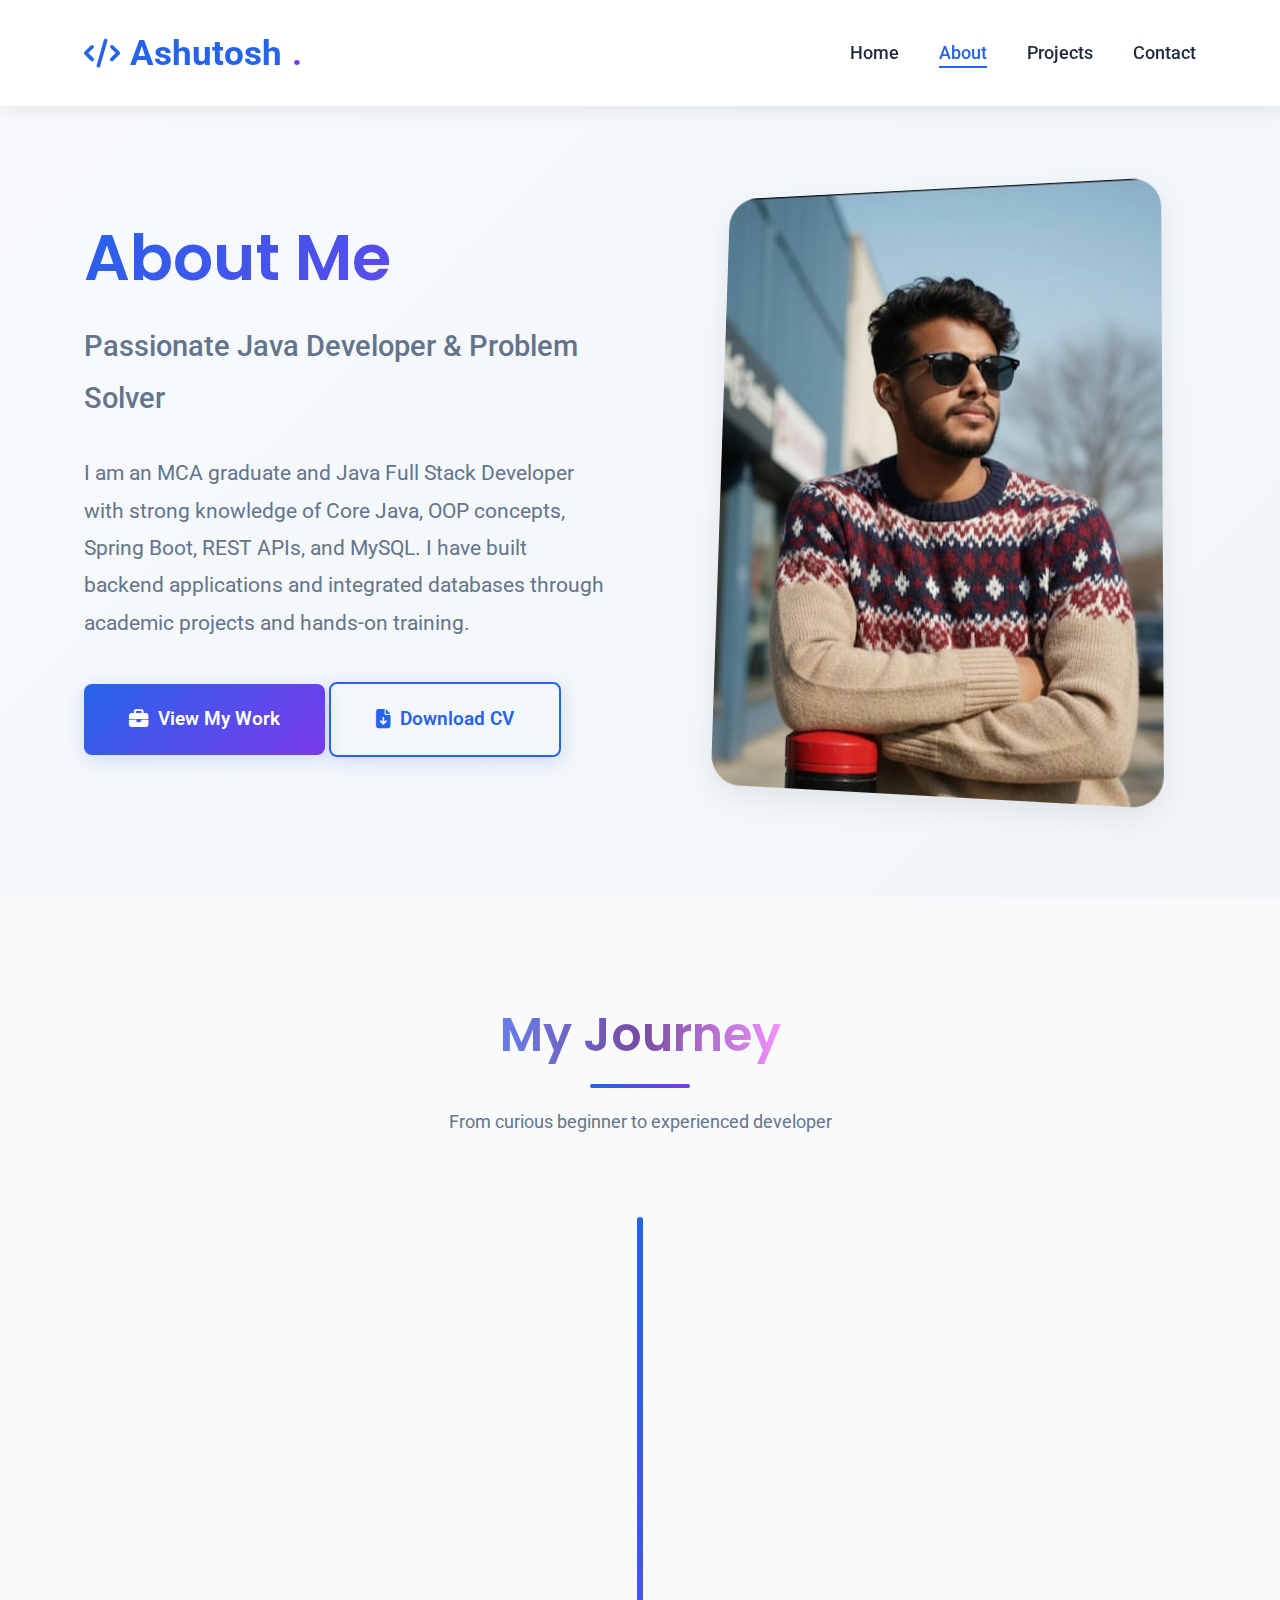
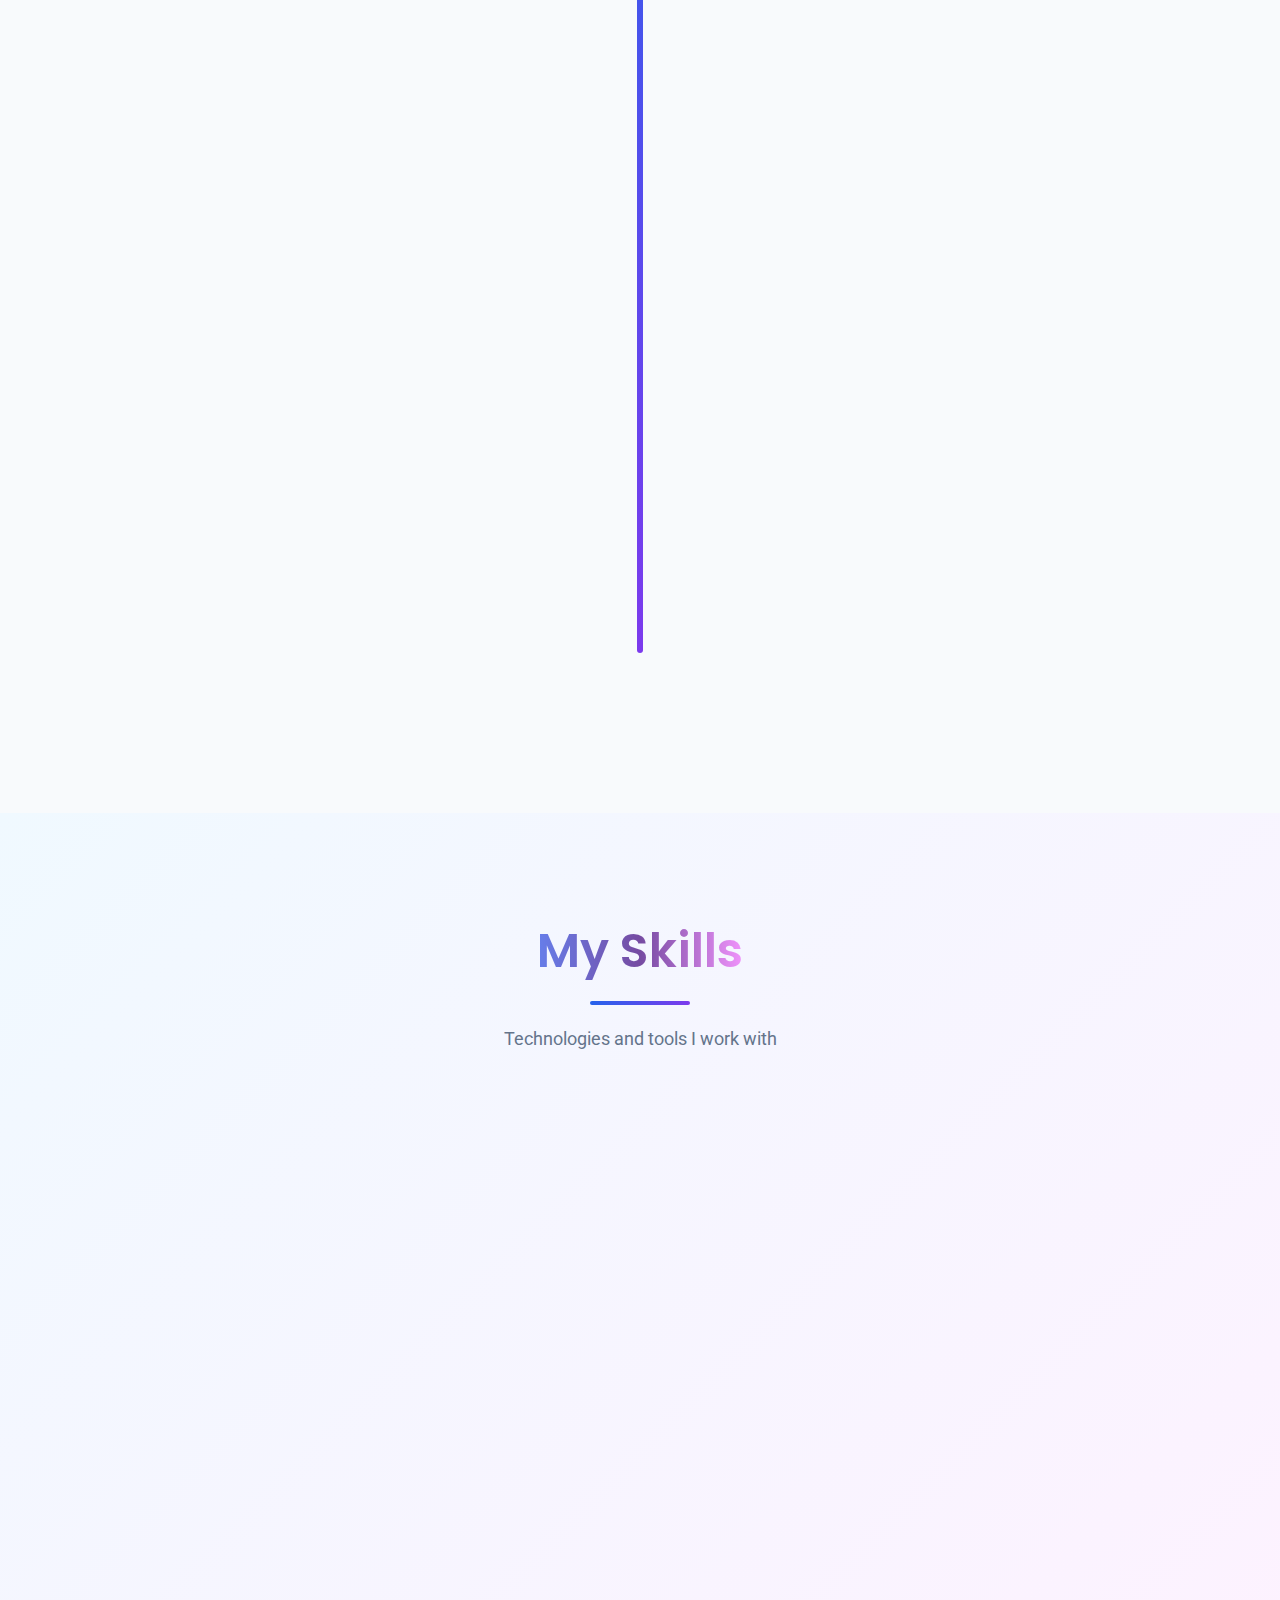
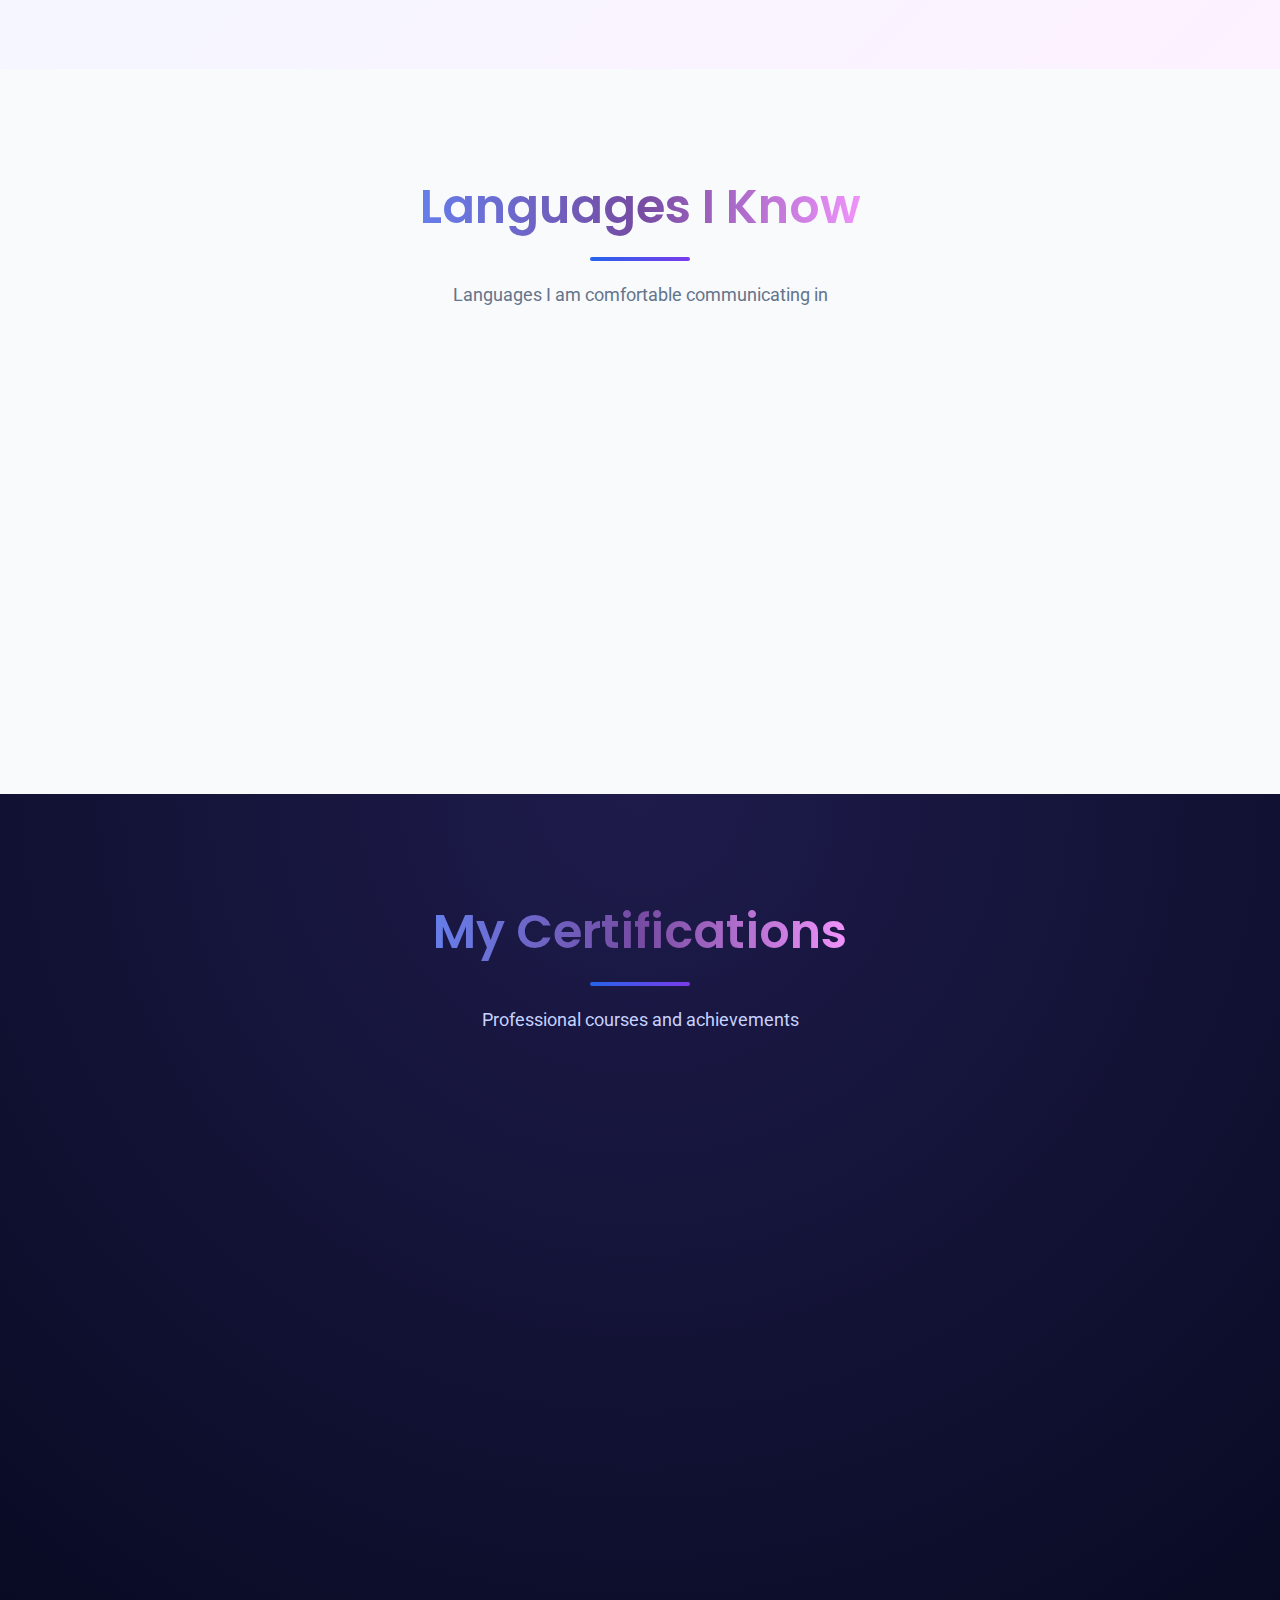
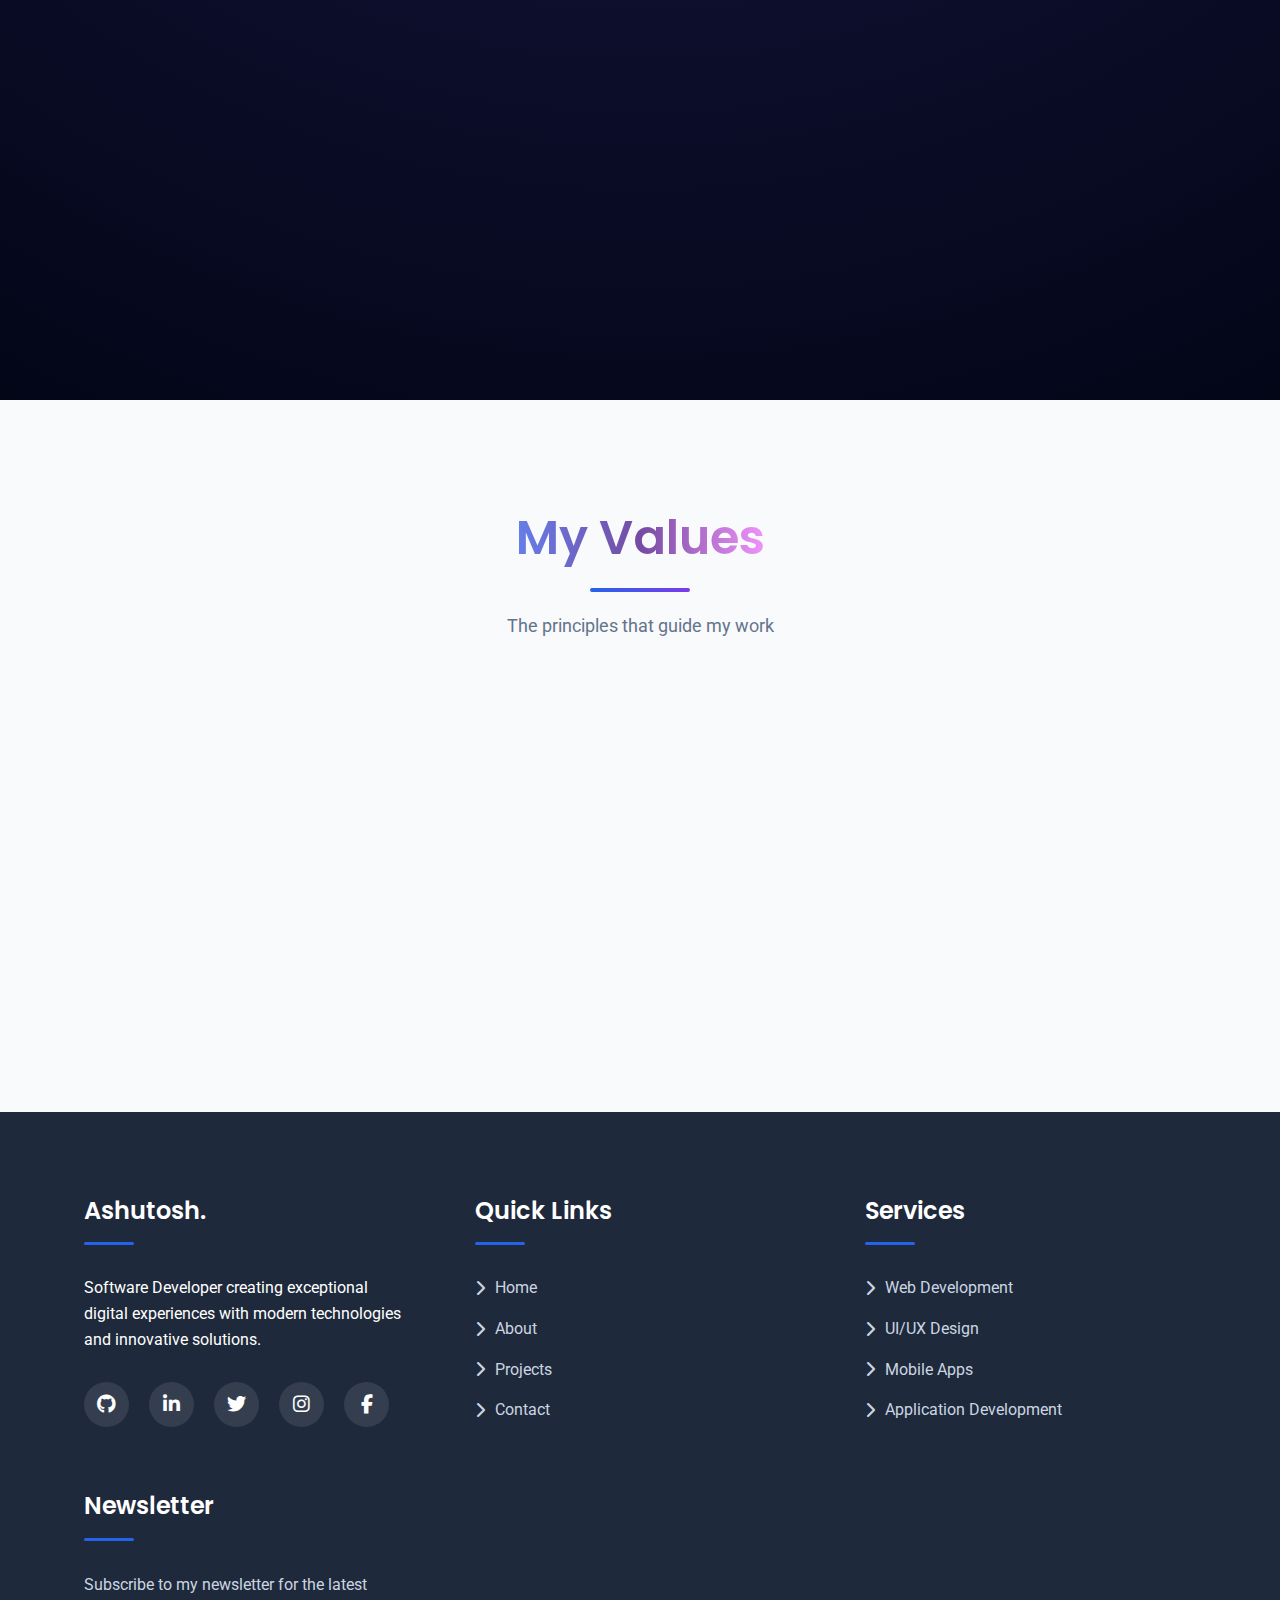
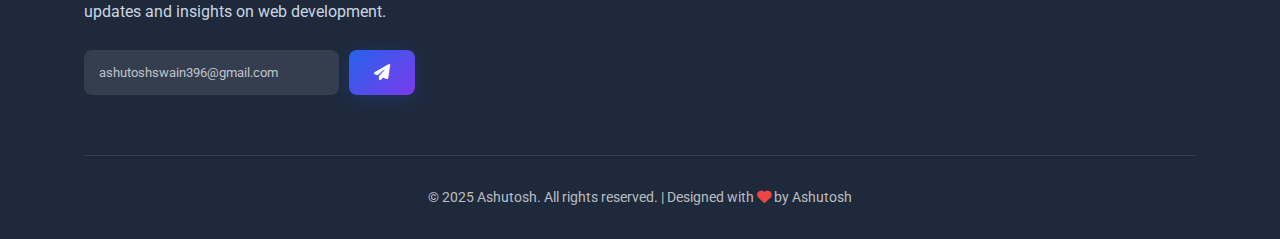
<file: about.html>
<!DOCTYPE html>
<html lang="en">
<head>
    <meta charset="UTF-8">
    <meta name="viewport" content="width=device-width, initial-scale=1.0">
    <title>About Me | Ashutosh Portfolio</title>
    <link rel="stylesheet" href="https://cdnjs.cloudflare.com/ajax/libs/font-awesome/6.4.0/css/all.min.css">
    <link href="https://fonts.googleapis.com/css2?family=Poppins:wght@300;400;500;600;700&family=Roboto:wght@300;400;500&display=swap" rel="stylesheet">
    <link rel="stylesheet" href="style.css">
    <link rel="icon" type="image/x-icon" href="https://img.icons8.com/color/96/000000/portfolio.png">
</head>
<body>
    <!-- Header -->
    <header>
        <div class="container header-container">
            <a href="index.html" class="logo">
                <i class="fas fa-code"></i>
                Ashutosh<span>.</span>
            </a>
            <button class="mobile-menu-btn">
                <i class="fas fa-bars"></i>
            </button>
            <ul class="nav-links">
                <li><a href="index.html">Home</a></li>
                <li><a href="about.html" class="active">About</a></li>
                <li><a href="projects.html">Projects</a></li>
                <li><a href="contact.html">Contact</a></li>
            </ul>
        </div>
    </header>

    <!-- About Hero -->
    <section class="about-hero">
        <div class="container">
            <div class="hero-content">
                <div class="hero-text fade-in">
                    <h1>About Me</h1>
                    <p class="subtitle">Passionate Java Developer & Problem Solver</p>
                    <p>I am an MCA graduate and Java Full Stack Developer with strong knowledge of Core Java, OOP concepts, Spring Boot, REST APIs, and MySQL. I have built backend applications and integrated databases through academic projects and hands-on training.
                   </p>
                    <div class="hero-buttons">
                        <a href="projects.html" class="btn btn-lg">
                            <i class="fas fa-briefcase"></i>
                            View My Work
                        </a>
                        <a href="./assets/Ashutosh Swain Resume.pdf" class="btn btn-lg btn-outline">
                            <i class="fas fa-file-download"></i>
                            Download CV
                        </a>
                    </div>
                </div>
                <div class="hero-image fade-in delay-1">
                    <img src="./assets/ashutosh1.jpeg" alt="Ashutosh Profile">
                </div>
            </div>
        </div>
    </section>

    <!-- My Story -->
    <section id="my-story">
        <div class="container">
            <div class="section-title">
                <h2>My Journey</h2>
                <p>From curious beginner to experienced developer</p>
            </div>
            <div class="timeline">
                <div class="timeline-item fade-in">
                    <div class="timeline-content">
                        <h3>Bsc. Computer Science</h3>
                        <span class="date">2020 - 2023</span>
                        <p>During my Bachelor’s degree in Computer Science, I developed a strong interest in programming and software development. I built a solid foundation in core subjects such as Java, OOP concepts, databases, and web technologies, which motivated me to pursue a career in software development and backend technologies.</p>
                    </div>
                </div>
                
                <div class="timeline-item fade-in delay-1">
                    <div class="timeline-content">
                        <h3>Master of Computer Applications (MCA)</h3>
                        <span class="date">2023 - 2025</span>
                        <p>Strengthened my foundation in software development through academic coursework and hands-on projects, with a focus on Core Java, Spring Boot, SQL, REST APIs, and Full Stack development. Worked on backend development, database integration, and real-world application design to build scalable and efficient solutions.                                      </p>
                    </div>
                </div>
                
                <div class="timeline-item fade-in delay-2">
                    <div class="timeline-content">
                        <h3>Java Full Stack Development Course</h3>
                        <span class="date">2025 - 2026</span>
                        <p>
                            Completed hands-on training at JSpiders, gaining practical experience in Core Java, Advanced Java, Spring Boot, Hibernate, REST APIs, SQL, HTML, CSS, and JavaScript. Built end-to-end web applications with strong focus on backend development and database integration.
                        </p>
                    </div>
                </div>
                
                <!-- <div class="timeline-item fade-in">
                    <div class="timeline-content">
                        <h3>Software Developer at MIRO</h3>
                        <span class="date">2026 - Present</span>
                        <p>Currently working as a Software Developer at MIRO, contributing to innovative web applications and enhancing user experiences through modern technologies.</p>
                    </div>
                </div> -->

            </div>
        </div>
    </section>

    <!-- Skills -->
    <section id="skills" style="background: linear-gradient(135deg, #f0f9ff 0%, #fdf2ff 100%);">
        <div class="container">
            <div class="section-title">
                <h2>My Skills</h2>
                <p>Technologies and tools I work with</p>
            </div>
            <div class="skills-container">
                <div class="skill-category fade-in">
                    <h3><i class="fas fa-code"></i> Frontend Development</h3>
                    <div class="skill-item">
                        <div class="skill-header">
                            <span class="skill-name">HTML5 & CSS3</span>
                            <span class="skill-percentage">95%</span>
                        </div>
                        <div class="skill-bar">
                            <div class="skill-level" data-percentage="95"></div>
                        </div>
                    </div>
                    <div class="skill-item">
                        <div class="skill-header">
                            <span class="skill-name">JavaScript (ES6+)</span>
                            <span class="skill-percentage">90%</span>
                        </div>
                        <div class="skill-bar">
                            <div class="skill-level" data-percentage="90"></div>
                        </div>
                    </div>
                    <div class="skill-item">
                        <div class="skill-header">
                            <span class="skill-name">React</span>
                            <span class="skill-percentage">70%</span>
                        </div>
                        <div class="skill-bar">
                            <div class="skill-level" data-percentage="70"></div>
                        </div>
                    </div>
                    <div class="skill-item">
                        <div class="skill-header">
                            <span class="skill-name">Bootstrap</span>
                            <span class="skill-percentage">75%</span>
                        </div>
                        <div class="skill-bar">
                            <div class="skill-level" data-percentage="75"></div>
                        </div>
                    </div>
                </div>
                
                <div class="skill-category fade-in delay-1">
                    <h3><i class="fas fa-server"></i> Backend Development</h3>
                    <div class="skill-item">
                        <div class="skill-header">
                            <span class="skill-name">Java</span>
                            <span class="skill-percentage">95%</span>
                        </div>
                        <div class="skill-bar">
                            <div class="skill-level" data-percentage="95"></div>
                        </div>
                    </div>
                    <div class="skill-item">
                        <div class="skill-header">
                            <span class="skill-name">Spring Boot</span>
                            <span class="skill-percentage">90%</span>
                        </div>
                        <div class="skill-bar">
                            <div class="skill-level" data-percentage="90"></div>
                        </div>
                    </div>
                    <div class="skill-item">
                        <div class="skill-header">
                            <span class="skill-name">Databases (SQL)</span>
                            <span class="skill-percentage">82%</span>
                        </div>
                        <div class="skill-bar">
                            <div class="skill-level" data-percentage="82"></div>
                        </div>
                    </div>
                    <div class="skill-item">
                        <div class="skill-header">
                            <span class="skill-name">RESTful APIs</span>
                            <span class="skill-percentage">80%</span>
                        </div>
                        <div class="skill-bar">
                            <div class="skill-level" data-percentage="80"></div>
                        </div>
                    </div>
                </div>
                
                <div class="skill-category fade-in delay-2">
                    <h3><i class="fas fa-palette"></i> Tools</h3>
                    <div class="skill-item">
                        <div class="skill-header">
                            <span class="skill-name">Eclipse IDE</span>
                            <span class="skill-percentage">75%</span>
                        </div>
                        <div class="skill-bar">
                            <div class="skill-level" data-percentage="75"></div>
                        </div>
                    </div>
                    <div class="skill-item">
                        <div class="skill-header">
                            <span class="skill-name">Visual Studio Code</span>
                            <span class="skill-percentage">85%</span>
                        </div>
                        <div class="skill-bar">
                            <div class="skill-level" data-percentage="85"></div>
                        </div>
                    </div>
                    <div class="skill-item">
                        <div class="skill-header">
                            <span class="skill-name">Git & GitHub</span>
                            <span class="skill-percentage">88%</span>
                        </div>
                        <div class="skill-bar">
                            <div class="skill-level" data-percentage="88"></div>
                        </div>
                    </div>
                    <div class="skill-item">
                        <div class="skill-header">
                            <span class="skill-name">Maven</span>
                            <span class="skill-percentage">70%</span>
                        </div>
                        <div class="skill-bar">
                            <div class="skill-level" data-percentage="70"></div>
                </div>
            </div>
        </div>
    </section>

    <!-- Languages Known -->
    <section id="languages">
        <div class="container">
            <div class="section-title">
                <h2>Languages I Know</h2>
                <p>Languages I am comfortable communicating in</p>
            </div>

            <div class="languages-grid">
                <div class="language-card fade-in">
                    <i class="fas fa-language"></i>
                    <h3>English</h3>
                    <p>Professional Working Proficiency</p>
                </div>

                <div class="language-card fade-in delay-1">
                    <i class="fas fa-language"></i>
                    <h3>Hindi</h3>
                    <p>Fluent</p>
                </div>

                <div class="language-card fade-in delay-2">
                    <i class="fas fa-language"></i>
                    <h3>Odia</h3>
                    <p>Native</p>
                </div>
                
                <div class="language-card fade-in delay-3">
                    <i class="fas fa-language"></i>
                    <h3>Bengali</h3>
                    <p>Conversational</p>
                </div>

                <!-- <div class="language-card fade-in delay-4">
                    <i class="fas fa-language"></i>
                    <h3>Tamil</h3>
                    <p>Basic</p>
                </div> -->
            </div>
        </div>
    </section>

    <!-- Certifications -->
    <section id="certifications" class="cert-section">
        <div class="container">
            <div class="section-title">
                <h2 style="color:white;">My Certifications</h2>
                <p style="color:#c7d2fe;">Professional courses and achievements</p>
            </div>

            <div class="cert-grid">
                <div class="cert-card fade-in">
                    <div class="cert-img">
                        <img src="./assets/IOT.png" alt="IOT Certificate">
                        <div class="cert-overlay">
                            <i class="fas fa-eye"></i>
                        </div>
                    </div>
                    <div class="cert-info">
                        <h3>Internet of Things (IoT)</h3>
                        <p>NPTEL, IIT Kharagpur</p>
                    </div>
                </div>

                <div class="cert-card fade-in delay-1">
                    <div class="cert-img">
                        <img src="./assets/cloud com.png" alt="Cloud Computing Certificate">
                        <div class="cert-overlay">
                            <i class="fas fa-eye"></i>
                        </div>
                    </div>
                    <div class="cert-info">
                        <h3>Cloud Computing</h3>
                        <p>NPTEL, IIT Kharagpur</p>
                    </div>
                </div>

                <div class="cert-card fade-in delay-2">
                    <div class="cert-img">
                        <img src="./assets/MIS.png" alt="MIS Certificate">
                        <div class="cert-overlay">
                            <i class="fas fa-eye"></i>
                        </div>
                    </div>
                    <div class="cert-info">
                        <h3>Management Information Systems</h3>
                        <p>NPTEL, IIT Kharagpur</p>
                    </div>
                </div>

                <div class="cert-card fade-in delay-2">
                    <div class="cert-img">
                        <img src="./assets/ai.png" alt="Fundamentals of Artificial Intelligence Certificate">
                        <div class="cert-overlay">
                            <i class="fas fa-eye"></i>
                        </div>
                    </div>
                    <div class="cert-info">
                        <h3>Fundamentals of Artificial Intelligence Certificate</h3>
                        <p>NPTEL, IIT Kharagpur</p>
                    </div>
                </div>
<!-- 
                <div class="cert-card fade-in delay-2">
                    <div class="cert-img">
                        <img src="" alt="Python Certificate">
                        <div class="cert-overlay">
                            <i class="fas fa-eye"></i>
                        </div>
                    </div>
                    <div class="cert-info">
                        <h3>Python Full Stack Development</h3>
                        <p>JSpiders Institute, Bangalore</p>
                    </div>
                </div> -->
            </div>
        </div>
    </section>



    <!-- Values -->
    <section id="values">
        <div class="container">
            <div class="section-title">
                <h2>My Values</h2>
                <p>The principles that guide my work</p>
            </div>
            <div class="values-grid" style="display: grid; grid-template-columns: repeat(auto-fit, minmax(300px, 1fr)); gap: 40px; margin-top: 60px;">
                <div class="value-card fade-in" style="text-align: center; padding: 40px; background: white; border-radius: 15px; box-shadow: var(--shadow);">
                    <div style="width: 80px; height: 80px; background: linear-gradient(135deg, var(--primary), var(--secondary)); border-radius: 50%; display: flex; align-items: center; justify-content: center; margin: 0 auto 30px;">
                        <i class="fas fa-lightbulb" style="font-size: 2rem; color: white;"></i>
                    </div>
                    <h3 style="margin-bottom: 15px;">Innovation</h3>
                    <p>Always exploring new technologies and approaches to create better solutions.</p>
                </div>
                
                <div class="value-card fade-in delay-1" style="text-align: center; padding: 40px; background: white; border-radius: 15px; box-shadow: var(--shadow);">
                    <div style="width: 80px; height: 80px; background: linear-gradient(135deg, var(--primary), var(--secondary)); border-radius: 50%; display: flex; align-items: center; justify-content: center; margin: 0 auto 30px;">
                        <i class="fas fa-handshake" style="font-size: 2rem; color: white;"></i>
                    </div>
                    <h3 style="margin-bottom: 15px;">Collaboration</h3>
                    <p>Working closely with clients and teams to achieve shared goals and vision.</p>
                </div>
                
                <div class="value-card fade-in delay-2" style="text-align: center; padding: 40px; background: white; border-radius: 15px; box-shadow: var(--shadow);">
                    <div style="width: 80px; height: 80px; background: linear-gradient(135deg, var(--primary), var(--secondary)); border-radius: 50%; display: flex; align-items: center; justify-content: center; margin: 0 auto 30px;">
                        <i class="fas fa-trophy" style="font-size: 2rem; color: white;"></i>
                    </div>
                    <h3 style="margin-bottom: 15px;">Excellence</h3>
                    <p>Striving for the highest quality in every project, from code to user experience.</p>
                </div>
            </div>
        </div>
    </section>



    <!-- Footer -->
    <footer>
        <div class="container">
            <div class="footer-content">
                <div class="footer-col">
                    <h3>Ashutosh<span>.</span></h3>
                    <p>Software Developer creating exceptional digital experiences with modern technologies and innovative solutions.</p>
                    <div class="social-links">
                        <a href="https://github.com/ashu1919" class="social-link" title="GitHub">
                            <i class="fab fa-github"></i>
                        </a>
                        <a href="https://www.linkedin.com/in/ashutosh-swain-821144316/" class="social-link" title="LinkedIn">
                            <i class="fab fa-linkedin-in"></i>
                        </a>
                        <a href="https://x.com/ashutosh_k63132" class="social-link" title="Twitter">
                            <i class="fab fa-twitter"></i>
                        </a>
                        <a href="https://www.instagram.com/__a._.s._.s._.u.__1919/" class="social-link" title="Instagram">
                            <i class="fab fa-instagram"></i>
                        </a>
                        <a href="https://www.facebook.com/share/1MjEwu53hu/" class="social-link" title="Facebook">
                            <i class="fab fa-facebook-f"></i>
                        </a>
                    </div>
                </div>
                
                <div class="footer-col">
                    <h3>Quick Links</h3>
                    <ul class="footer-links">
                        <li><a href="index.html"><i class="fas fa-chevron-right"></i> Home</a></li>
                        <li><a href="about.html"><i class="fas fa-chevron-right"></i> About</a></li>
                        <li><a href="projects.html"><i class="fas fa-chevron-right"></i> Projects</a></li>
                        <li><a href="contact.html"><i class="fas fa-chevron-right"></i> Contact</a></li>
                    </ul>
                </div>
                
                <div class="footer-col">
                    <h3>Services</h3>
                    <ul class="footer-links">
                        <li><a href="#"><i class="fas fa-chevron-right"></i> Web Development</a></li>
                        <li><a href="#"><i class="fas fa-chevron-right"></i> UI/UX Design</a></li>
                        <li><a href="#"><i class="fas fa-chevron-right"></i> Mobile Apps</a></li>
                        <li><a href="#"><i class="fas fa-chevron-right"></i> Application Development</a></li>
                    </ul>
                </div>
                
                <div class="footer-col">
                    <h3>Newsletter</h3>
                    <div class="footer-newsletter">
                        <p>Subscribe to my newsletter for the latest updates and insights on web development.</p>
                        <form class="newsletter-form">
                            <input type="email" placeholder="ashutoshswain396@gmail.com" required>
                            <button type="submit" class="btn btn-sm">
                                <i class="fas fa-paper-plane"></i>
                            </button>
                        </form>
                    </div>
                </div>
            </div>
            <div class="copyright">
                <p>&copy; 2025 Ashutosh. All rights reserved. | Designed with <i class="fas fa-heart" style="color: #ef4444;"></i> by Ashutosh</p>
            </div>
        </div>
    </footer>

    <script src="script.js"></script>
</body>
</html>
</file>
<file: style.css>
:root {
    --primary: #2563eb;
    --secondary: #7c3aed;
    --dark: #1e293b;
    --light: #f8fafc;
    --gray: #64748b;
    --success: #10b981;
    --shadow: 0 10px 30px rgba(0, 0, 0, 0.08);
    --transition: all 0.3s ease;
}

* {
    margin: 0;
    padding: 0;
    box-sizing: border-box;
}

html {
    scroll-behavior: smooth;
}

body {
    font-family: 'Roboto', sans-serif;
    line-height: 1.6;
    color: var(--dark);
    background-color: var(--light);
    overflow-x: hidden;
}

h1, h2, h3, h4, h5 {
    font-family: 'Poppins', sans-serif;
    font-weight: 600;
}

h2 {
    background: linear-gradient(90deg, #667eea, #764ba2, #f093fb);
    -webkit-background-clip: text;
    -webkit-text-fill-color: transparent;
}

.container {
    width: 90%;
    max-width: 1400px;
    margin: 0 auto;
    padding: 0 20px;
}

section {
    padding: 100px 0;
}

.section-title {
    text-align: center;
    margin-bottom: 60px;
}

.section-title h2 {
    font-size: 3rem;
    color: var(--dark);
    position: relative;
    display: inline-block;
    padding-bottom: 15px;
    margin-bottom: 20px;
}

.section-title h2::after {
    content: '';
    position: absolute;
    width: 100px;
    height: 4px;
    background: linear-gradient(to right, var(--primary), var(--secondary));
    bottom: 0;
    left: 50%;
    transform: translateX(-50%);
    border-radius: 2px;
}

.section-title p {
    max-width: 600px;
    margin: 0 auto;
    color: var(--gray);
    font-size: 1.1rem;
}

/* Header & Navigation */
header {
    position: fixed;
    top: 0;
    width: 100%;
    background-color: rgba(255, 255, 255, 0.98);
    box-shadow: 0 2px 20px rgba(0, 0, 0, 0.1);
    z-index: 1000;
    padding: 25px 0;
    transition: var(--transition);
    backdrop-filter: blur(10px);
}

.header-container {
    display: flex;
    justify-content: space-between;
    align-items: center;
}

.logo {
    font-size: 2.2rem;
    font-weight: 700;
    color: var(--primary);
    text-decoration: none;
    display: flex;
    align-items: center;
    gap: 10px;
}

.logo span {
    color: var(--secondary);
}

.logo i {
    font-size: 1.8rem;
}

.nav-links {
    display: flex;
    list-style: none;
    gap: 40px;
}

.nav-links a {
    text-decoration: none;
    color: var(--dark);
    font-weight: 500;
    font-size: 1.1rem;
    transition: var(--transition);
    position: relative;
    padding: 5px 0;
}

.nav-links a:hover {
    color: var(--primary);
}

.nav-links a::after {
    content: '';
    position: absolute;
    width: 0;
    height: 2px;
    background: var(--primary);
    left: 0;
    bottom: 0;
    transition: width 0.3s;
}

.nav-links a:hover::after {
    width: 100%;
}

.nav-links a.active {
    color: var(--primary);
}

.nav-links a.active::after {
    width: 100%;
}

.mobile-menu-btn {
    display: none;
    font-size: 1.8rem;
    background: none;
    border: none;
    color: var(--dark);
    cursor: pointer;
    z-index: 1001;
}

/* Buttons */
.btn {
    display: inline-flex;
    align-items: center;
    gap: 10px;
    padding: 16px 35px;
    background: linear-gradient(135deg, var(--primary), var(--secondary));
    color: white;
    border: none;
    border-radius: 8px;
    font-weight: 600;
    text-decoration: none;
    cursor: pointer;
    transition: var(--transition);
    box-shadow: 0 4px 20px rgba(37, 99, 235, 0.2);
    font-size: 1.1rem;
    position: relative;
    overflow: hidden;
    z-index: 1;
}

.btn::before {
    content: '';
    position: absolute;
    top: 0;
    left: 0;
    width: 0;
    height: 100%;
    background: linear-gradient(135deg, var(--secondary), var(--primary));
    transition: width 0.3s ease;
    z-index: -1;
}

.btn:hover::before {
    width: 100%;
}

.btn:hover {
    transform: translateY(-5px);
    box-shadow: 0 8px 25px rgba(37, 99, 235, 0.3);
}

.btn-outline {
    background: transparent;
    border: 2px solid var(--primary);
    color: var(--primary);
}

.btn-outline:hover {
    background: var(--primary);
    color: white;
}

.btn-lg {
    padding: 20px 45px;
    font-size: 1.2rem;
}

.btn-sm {
    padding: 12px 25px;
    font-size: 1rem;
}

/* Hero Section */
.hero {
    padding-top: 180px;
    background: linear-gradient(135deg, #f0f9ff 0%, #fdf2ff 100%);
    min-height: 100vh;
    display: flex;
    align-items: center;
    position: relative;
    overflow: hidden;
}

.hero::before {
    content: '';
    position: absolute;
    width: 500px;
    height: 500px;
    border-radius: 50%;
    background: linear-gradient(135deg, rgba(37, 99, 235, 0.1), rgba(124, 58, 237, 0.1));
    top: -250px;
    right: -250px;
}

.hero::after {
    content: '';
    position: absolute;
    width: 300px;
    height: 300px;
    border-radius: 50%;
    background: linear-gradient(135deg, rgba(37, 99, 235, 0.1), rgba(124, 58, 237, 0.1));
    bottom: -150px;
    left: -150px;
}

.hero-content {
    display: flex;
    align-items: center;
    justify-content: space-between;
    gap: 60px;
    position: relative;
    z-index: 1;
}

.hero-text {
    flex: 1;
    max-width: 700px;
}

.hero-text h1 {
    font-size: 4rem;
    line-height: 1.2;
    margin-bottom: 25px;
    background: linear-gradient(135deg, var(--primary), var(--secondary));
    -webkit-background-clip: text;
    -webkit-text-fill-color: transparent;
    background-clip: text;
}

.hero-text .subtitle {
    font-size: 1.8rem;
    color: var(--gray);
    margin-bottom: 30px;
    font-weight: 500;
}

.hero-text p {
    font-size: 1.3rem;
    color: var(--gray);
    margin-bottom: 40px;
    max-width: 700px;
    line-height: 1.8;
}

.hero-image {
    flex: 1;
    text-align: center;
    position: relative;
}

.hero-image img {
    max-width: 100%;
    border-radius: 30px;
    box-shadow: var(--shadow);
    transform: perspective(1000px) rotateY(-10deg) rotateX(5deg);
    transition: transform 0.5s ease;
}

.hero-image img:hover {
    transform: perspective(1000px) rotateY(0) rotateX(0);
}

.hero-stats {
    display: flex;
    gap: 50px;
    margin-top: 60px;
    flex-wrap: wrap;
}

.stat-item {
    text-align: center;
}

.stat-number {
    font-size: 2.5rem;
    font-weight: 700;
    color: var(--primary);
    display: block;
}

.stat-label {
    color: var(--gray);
    font-size: 1.1rem;
}

/* About Page Specific */
.about-hero {
    padding-top: 180px;
    background: linear-gradient(135deg, #f8fafc 0%, #f1f5f9 100%);
}

.timeline {
    position: relative;
    max-width: 1200px;
    margin: 80px auto 0;
}

.timeline::after {
    content: '';
    position: absolute;
    width: 6px;
    background: linear-gradient(to bottom, var(--primary), var(--secondary));
    top: 0;
    bottom: 0;
    left: 50%;
    margin-left: -3px;
    border-radius: 3px;
}

.timeline-item {
    padding: 10px 40px;
    position: relative;
    width: 50%;
    box-sizing: border-box;
    margin-bottom: 60px;
}

.timeline-item:nth-child(odd) {
    left: 0;
}

.timeline-item:nth-child(even) {
    left: 50%;
}

.timeline-content {
    padding: 30px;
    background: white;
    border-radius: 15px;
    box-shadow: var(--shadow);
    position: relative;
}

.timeline-content h3 {
    margin-bottom: 10px;
    color: var(--primary);
}

.timeline-content .date {
    color: var(--secondary);
    font-weight: 500;
    margin-bottom: 15px;
    display: block;
}

.timeline-item::after {
    content: '';
    position: absolute;
    width: 25px;
    height: 25px;
    right: -13px;
    background-color: white;
    border: 4px solid var(--primary);
    top: 15px;
    border-radius: 50%;
    z-index: 1;
}

.timeline-item:nth-child(even)::after {
    left: -12px;
}

/* Skills Section */
.skills-container {
    display: grid;
    grid-template-columns: repeat(auto-fit, minmax(300px, 1fr));
    gap: 40px;
    margin-top: 60px;
}

.skill-category {
    background: white;
    padding: 40px;
    border-radius: 15px;
    box-shadow: var(--shadow);
    transition: var(--transition);
}

.skill-category:hover {
    transform: translateY(-10px);
    box-shadow: 0 20px 40px rgba(0, 0, 0, 0.12);
}

.skill-category h3 {
    color: var(--primary);
    margin-bottom: 25px;
    font-size: 1.5rem;
    display: flex;
    align-items: center;
    gap: 10px;
}

.skill-item {
    margin-bottom: 25px;
}

.skill-header {
    display: flex;
    justify-content: space-between;
    margin-bottom: 8px;
}

.skill-name {
    font-weight: 500;
}

.skill-percentage {
    color: var(--primary);
    font-weight: 600;
}

.skill-bar {
    height: 10px;
    background: #e2e8f0;
    border-radius: 5px;
    overflow: hidden;
}

.skill-level {
    height: 100%;
    background: linear-gradient(to right, var(--primary), var(--secondary));
    border-radius: 5px;
    width: 0;
    transition: width 1.5s ease;
}

/* Projects Page */
.projects-hero {
    padding-top: 180px;
    background: linear-gradient(135deg, #f0f9ff 0%, #fdf2ff 100%);
}

.projects-filter {
    display: flex;
    justify-content: center;
    gap: 15px;
    margin-bottom: 50px;
    flex-wrap: wrap;
}

.filter-btn {
    padding: 12px 25px;
    background: white;
    border: 2px solid #e2e8f0;
    border-radius: 8px;
    color: var(--dark);
    font-weight: 500;
    cursor: pointer;
    transition: var(--transition);
}

.filter-btn:hover, .filter-btn.active {
    background: var(--primary);
    color: white;
    border-color: var(--primary);
}

.projects-grid {
    display: grid;
    grid-template-columns: repeat(auto-fill, minmax(400px, 1fr));
    gap: 40px;
    margin-top: 50px;
}

.project-card {
    background: white;
    border-radius: 15px;
    overflow: hidden;
    box-shadow: var(--shadow);
    transition: var(--transition);
    position: relative;
}

.project-card:hover {
    transform: translateY(-15px);
    box-shadow: 0 25px 50px rgba(0, 0, 0, 0.15);
}

.project-image {
    height: 250px;
    overflow: hidden;
    position: relative;
}

.project-image img {
    width: 100%;
    height: 100%;
    object-fit: cover;
    transition: transform 0.5s ease;
}

.project-card:hover .project-image img {
    transform: scale(1.1);
}

.project-overlay {
    position: absolute;
    top: 0;
    left: 0;
    width: 100%;
    height: 100%;
    background: rgba(37, 99, 235, 0.9);
    display: flex;
    align-items: center;
    justify-content: center;
    opacity: 0;
    transition: var(--transition);
}

.project-card:hover .project-overlay {
    opacity: 1;
}

.project-links {
    display: flex;
    gap: 20px;
}

.project-link {
    width: 50px;
    height: 50px;
    background: white;
    border-radius: 50%;
    display: flex;
    align-items: center;
    justify-content: center;
    color: var(--primary);
    font-size: 1.2rem;
    text-decoration: none;
    transition: var(--transition);
}

.project-link:hover {
    transform: scale(1.1);
    background: var(--dark);
    color: white;
}

.project-content {
    padding: 30px;
}

.project-content h3 {
    font-size: 1.5rem;
    margin-bottom: 15px;
    color: var(--dark);
}

.project-content p {
    color: var(--gray);
    margin-bottom: 20px;
    line-height: 1.7;
}

.project-tags {
    display: flex;
    flex-wrap: wrap;
    gap: 10px;
    margin-bottom: 25px;
}

.project-tag {
    background: #f1f5f9;
    color: var(--dark);
    padding: 8px 15px;
    border-radius: 50px;
    font-size: 0.9rem;
    font-weight: 500;
}

/* Contact Page */
.contact-hero {
    padding-top: 180px;
    background: linear-gradient(135deg, #f8fafc 0%, #f1f5f9 100%);
}

.contact-content {
    display: grid;
    grid-template-columns: repeat(auto-fit, minmax(300px, 1fr));
    gap: 60px;
    margin-top: 60px;
}

.contact-info {
    display: flex;
    flex-direction: column;
    gap: 40px;
}

.contact-item {
    display: flex;
    align-items: flex-start;
    gap: 25px;
    padding: 30px;
    background: white;
    border-radius: 15px;
    box-shadow: var(--shadow);
    transition: var(--transition);
}

.contact-item:hover {
    transform: translateY(-5px);
    box-shadow: 0 15px 35px rgba(0, 0, 0, 0.1);
}

.contact-icon {
    background: linear-gradient(135deg, var(--primary), var(--secondary));
    color: white;
    width: 60px;
    height: 60px;
    border-radius: 50%;
    display: flex;
    align-items: center;
    justify-content: center;
    font-size: 1.5rem;
    flex-shrink: 0;
}

.contact-details h4 {
    font-size: 1.3rem;
    margin-bottom: 10px;
    color: var(--dark);
}

.contact-details p {
    color: var(--gray);
    line-height: 1.8;
}

.contact-form-container {
    background: white;
    padding: 50px;
    border-radius: 20px;
    box-shadow: var(--shadow);
}

.contact-form {
    display: flex;
    flex-direction: column;
    gap: 25px;
}

.form-group {
    position: relative;
}

.form-group label {
    position: absolute;
    top: -10px;
    left: 15px;
    background: white;
    padding: 0 10px;
    font-size: 0.9rem;
    color: var(--primary);
    font-weight: 500;
}

.form-group input,
.form-group textarea,
.form-group select {
    width: 100%;
    padding: 20px;
    border: 2px solid #e2e8f0;
    border-radius: 10px;
    font-family: 'Roboto', sans-serif;
    font-size: 1rem;
    transition: var(--transition);
    background: white;
}

.form-group input:focus,
.form-group textarea:focus,
.form-group select:focus {
    outline: none;
    border-color: var(--primary);
    box-shadow: 0 0 0 3px rgba(37, 99, 235, 0.1);
}

.form-row {
    display: grid;
    grid-template-columns: 1fr 1fr;
    gap: 25px;
}

/* Testimonials */
.testimonials {
    background: linear-gradient(135deg, #f0f9ff 0%, #fdf2ff 100%);
}

.testimonials-grid {
    display: grid;
    grid-template-columns: repeat(auto-fit, minmax(350px, 1fr));
    gap: 40px;
    margin-top: 60px;
}

.testimonial-card {
    background: white;
    padding: 40px;
    border-radius: 20px;
    box-shadow: var(--shadow);
    position: relative;
    transition: var(--transition);
}

.testimonial-card:hover {
    transform: translateY(-10px);
    box-shadow: 0 20px 40px rgba(0, 0, 0, 0.12);
}

.testimonial-card::before {
    content: '"';
    position: absolute;
    top: 20px;
    left: 30px;
    font-size: 4rem;
    color: var(--primary);
    opacity: 0.2;
    font-family: serif;
}

.testimonial-content {
    position: relative;
    z-index: 1;
}

.testimonial-content p {
    font-size: 1.1rem;
    line-height: 1.8;
    color: var(--dark);
    margin-bottom: 30px;
    font-style: italic;
}

.testimonial-author {
    display: flex;
    align-items: center;
    gap: 15px;
}

.testimonial-author img {
    width: 60px;
    height: 60px;
    border-radius: 50%;
    object-fit: cover;
}

.author-info h4 {
    color: var(--dark);
    margin-bottom: 5px;
}

.author-info p {
    color: var(--gray);
    font-size: 0.9rem;
    margin: 0;
}

/* Blog Section */
.blog-grid {
    display: grid;
    grid-template-columns: repeat(auto-fit, minmax(350px, 1fr));
    gap: 40px;
    margin-top: 60px;
}

.blog-card {
    background: white;
    border-radius: 15px;
    overflow: hidden;
    box-shadow: var(--shadow);
    transition: var(--transition);
}

.blog-card:hover {
    transform: translateY(-10px);
    box-shadow: 0 20px 40px rgba(0, 0, 0, 0.12);
}

.blog-image {
    height: 220px;
    overflow: hidden;
}

.blog-image img {
    width: 100%;
    height: 100%;
    object-fit: cover;
    transition: transform 0.5s ease;
}

.blog-card:hover .blog-image img {
    transform: scale(1.1);
}

.blog-content {
    padding: 30px;
}

.blog-meta {
    display: flex;
    gap: 20px;
    margin-bottom: 15px;
    color: var(--gray);
    font-size: 0.9rem;
}

.blog-meta span {
    display: flex;
    align-items: center;
    gap: 5px;
}

.blog-content h3 {
    font-size: 1.4rem;
    margin-bottom: 15px;
    color: var(--dark);
}

.blog-content p {
    color: var(--gray);
    margin-bottom: 20px;
    line-height: 1.7;
}

/* Footer */
footer {
    background: var(--dark);
    color: white;
    padding: 80px 0 30px;
    position: relative;
}

.footer-content {
    display: grid;
    grid-template-columns: repeat(auto-fit, minmax(250px, 1fr));
    gap: 60px;
    margin-bottom: 60px;
}

.footer-col h3 {
    color: white;
    font-size: 1.5rem;
    margin-bottom: 30px;
    position: relative;
    padding-bottom: 15px;
}

.footer-col h3::after {
    content: '';
    position: absolute;
    width: 50px;
    height: 3px;
    background: var(--primary);
    bottom: 0;
    left: 0;
    border-radius: 2px;
}

.footer-links {
    list-style: none;
    display: flex;
    flex-direction: column;
    gap: 15px;
}

.footer-links a {
    color: #cbd5e1;
    text-decoration: none;
    transition: var(--transition);
    display: flex;
    align-items: center;
    gap: 10px;
}

.footer-links a:hover {
    color: var(--primary);
    transform: translateX(10px);
}

.footer-newsletter p {
    color: #cbd5e1;
    margin-bottom: 25px;
    line-height: 1.7;
}

.newsletter-form {
    display: flex;
    gap: 10px;
}

.newsletter-form input {
    flex: 1;
    padding: 15px;
    border: none;
    border-radius: 8px;
    background: rgba(255, 255, 255, 0.1);
    color: white;
    font-family: 'Roboto', sans-serif;
}

.newsletter-form input::placeholder {
    color: rgba(255, 255, 255, 0.7);
}

.social-links {
    display: flex;
    gap: 20px;
    margin-top: 30px;
}

.social-link {
    width: 45px;
    height: 45px;
    background: rgba(255, 255, 255, 0.1);
    border-radius: 50%;
    display: flex;
    align-items: center;
    justify-content: center;
    color: white;
    text-decoration: none;
    transition: var(--transition);
    font-size: 1.2rem;
}

.social-link:hover {
    background: var(--primary);
    transform: translateY(-5px);
}

.copyright {
    text-align: center;
    padding-top: 30px;
    border-top: 1px solid rgba(255, 255, 255, 0.1);
    color: rgba(255, 255, 255, 0.7);
    font-size: 0.9rem;
}

/* Animations */
@keyframes fadeInUp {
    from {
        opacity: 0;
        transform: translateY(30px);
    }
    to {
        opacity: 1;
        transform: translateY(0);
    }
}

.fade-in {
    animation: fadeInUp 0.8s ease forwards;
}

.delay-1 { animation-delay: 0.2s; }
.delay-2 { animation-delay: 0.4s; }
.delay-3 { animation-delay: 0.6s; }

/* Responsive Design */
@media (max-width: 1200px) {
    .hero-text h1 {
        font-size: 3.5rem;
    }
    
    .projects-grid {
        grid-template-columns: repeat(auto-fill, minmax(350px, 1fr));
    }
}

@media (max-width: 992px) {
    .hero-content {
        flex-direction: column;
        text-align: center;
    }
    
    .hero-text h1 {
        font-size: 3rem;
    }
    
    .timeline::after {
        left: 31px;
    }
    
    .timeline-item {
        width: 100%;
        padding-left: 70px;
        padding-right: 25px;
    }
    
    .timeline-item:nth-child(even) {
        left: 0;
    }
    
    .timeline-item::after {
        left: 18px;
    }
    
    .form-row {
        grid-template-columns: 1fr;
    }
}

@media (max-width: 768px) {
    .nav-links {
        position: fixed;
        top: 0;
        right: -100%;
        width: 280px;
        height: 100vh;
        background: white;
        flex-direction: column;
        align-items: flex-start;
        padding: 100px 40px 40px;
        box-shadow: -10px 0 30px rgba(0, 0, 0, 0.1);
        transition: right 0.3s ease;
        gap: 20px;
    }
    
    .nav-links.active {
        right: 0;
    }
    
    .mobile-menu-btn {
        display: block;
    }
    
    .hero-text h1 {
        font-size: 2.5rem;
    }
    
    .section-title h2 {
        font-size: 2.5rem;
    }
    
    .hero-stats {
        justify-content: center;
    }
    
    .contact-form-container {
        padding: 30px;
    }
    
    .testimonials-grid,
    .blog-grid {
        grid-template-columns: 1fr;
    }
}

@media (max-width: 576px) {
    .projects-grid {
        grid-template-columns: 1fr;
    }
    
    .hero-text h1 {
        font-size: 2rem;
    }
    
    .hero-text .subtitle {
        font-size: 1.4rem;
    }
    
    .section-title h2 {
        font-size: 2rem;
    }
    
    .section {
        padding: 70px 0;
    }
    
    .btn-lg {
        padding: 16px 30px;
        font-size: 1.1rem;
    }
    
    .footer-content {
        grid-template-columns: 1fr;
    }
}

/* Certifications Section */
.cert-section {
    background: radial-gradient(circle at top, #1e1b4b, #020617);
    padding: 100px 0;
}

.cert-grid {
    display: grid;
    grid-template-columns: repeat(auto-fit, minmax(300px, 1fr));
    gap: 40px;
    margin-top: 60px;
}

.cert-card {
    background: linear-gradient(180deg, #0f172a, #020617);
    border-radius: 20px;
    overflow: hidden;
    cursor: pointer;
    transition: transform 0.4s ease, box-shadow 0.4s ease;
}

.cert-card:hover {
    transform: translateY(-10px);
    box-shadow: 0 30px 80px rgba(99,102,241,0.25);
}

.cert-img {
    position: relative;
    overflow: hidden;
}

.cert-img img {
    width: 100%;
    height: 220px;
    object-fit: cover;
    transition: transform 0.5s ease;
}

.cert-card:hover img {
    transform: scale(1.08);
}

.cert-overlay {
    position: absolute;
    inset: 0;
    background: rgba(99,102,241,0.45);
    display: flex;
    align-items: center;
    justify-content: center;
    opacity: 0;
    transition: opacity 0.4s ease;
}

.cert-card:hover .cert-overlay {
    opacity: 1;
}

.cert-overlay i {
    font-size: 2.2rem;
    color: white;
}

.cert-info {
    padding: 30px;
}

.cert-info h3 {
    color: white;
    font-size: 1.2rem;
    margin-bottom: 10px;
}

.cert-info p {
    color: #93c5fd;
    font-size: 0.95rem;
}
</file>
